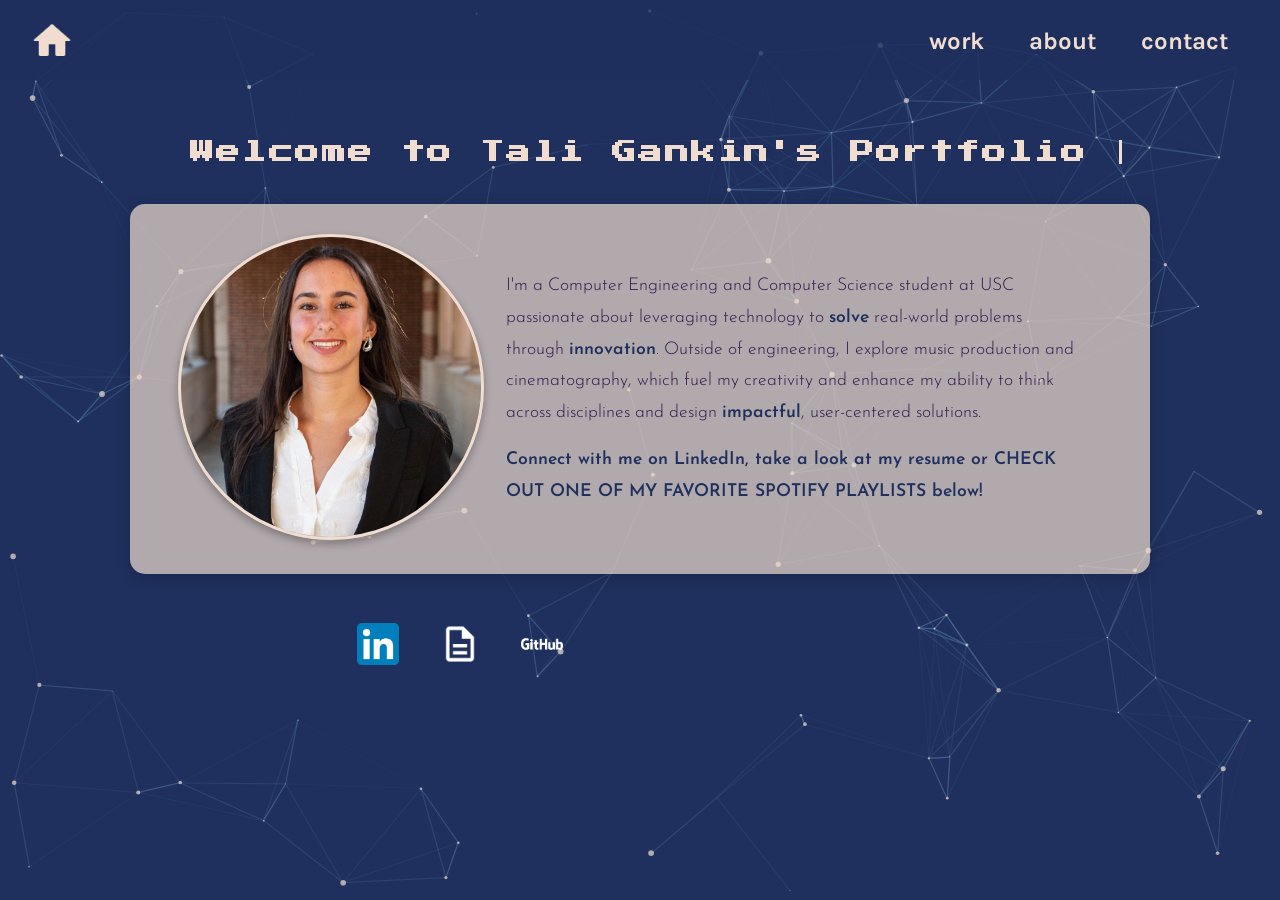
<file: index.html>
<!DOCTYPE html>
<html>
  <head>
    <title>Tali Gankin Portfolio</title>
  
    <link rel="preconnect" href="https://fonts.googleapis.com">
    <link rel="preconnect" href="https://fonts.gstatic.com" crossorigin>
    <link href="https://fonts.googleapis.com/css2?family=Cal+Sans&family=DM+Serif+Display:ital@0;1&family=Josefin+Sans:ital,wght@0,100..700;1,100..700&family=Karla:ital,wght@0,200..800;1,200..800&family=Roboto+Mono:ital,wght@0,100..700;1,100..700&display=swap" rel="stylesheet">
   
    <link rel="preconnect" href="https://fonts.googleapis.com">
    <link rel="preconnect" href="https://fonts.gstatic.com" crossorigin>
    <link href="https://fonts.googleapis.com/css2?family=Press+Start+2P&display=swap" rel="stylesheet">

    <link rel="stylesheet" href="styles.css">


    <style>
    
      #homepage {
        display: block;
        width: 100%;
        padding-top: 100px;
        text-align: center;
        max-width: 1200px;
        margin: 0 auto;
      }


      #intro-container {
        display: block;
        width: 80%;
        max-width: 1000px;
        margin: 0 auto;
        text-align: center;
        border-radius: 15px;
        padding: 30px;
        box-shadow: 0 4px 15px rgba(0, 0, 0, 0.2);
        background-color: rgba(241, 221, 207, 0.7);

      }

      .headshot {
        display: inline-block;
        vertical-align: middle;
        width: 30%;
        min-width: 250px;
        margin-right: 15px;
      }

      .headshot img {
        width: 300px;
        height: 300px;
        border-radius: 50%;
        object-fit: cover;
        object-position: center;
        border: 3px solid #F1DDCF;
        box-shadow: 0 4px 8px rgba(0, 0, 0, 0.3);
      }

      .intro {
        display: inline-block;
        vertical-align: middle;
        width: 60%;
        color: #32174d;
        margin: 20px;
        font-size: 1em;
        text-align: left;
      }

      .intro p {
        display: inline;
        line-height: 1.8;
        font-size: 1.1em;
        font-weight: 300;
      }

      .highlight {
        color: #1F305E;
        font-weight: 600;
        display: inline;
      }

      #social-row{
        display: flex;
        align-items: center;
        justify-content: center;
        gap: 40px;
        margin-top: 30px;
      }

      .social-icon{
        width: 42px;
        height: 42px;     /* force it square */
        object-fit: contain;
        display: block;
      }

      .spotify-mini{
        width: 320px;
        height: 80px;
        border-radius: 12px;
      }


      @keyframes typing {
        from { width: 0 }
        to { width: 100% }
      }

      @keyframes blink-caret {
        from, to { border-color: transparent }
        50% { border-color: #F1DDCF }
      }

      @media screen and (max-width: 800px) {
        .headshot, .intro {
          display: block;
          width: 90%;
          margin: 20px auto;
          text-align: center;
        }

        .page-title {
          white-space: normal;
          border-right: none;
          animation: none;
          text-align: center;
          font-size: 1.2em;
        }
        
        .headshot img {
          width: 250px;
          height: 250px;
        }


  
      }


    </style>
  </head>
  <body>

    <div id="particles-js"></div>

    <div id="nav-bar">
      <div class="nav-content">
        <div class="home-icon">
          <a href="index.html"><img src="imgs/home.png" alt="Home Icon"></a>
        </div>
        <div class="nav-links">
          <h2><a href="work.html">work</a></h2>
          <h2><a href="about.html">about</a></h2>
          <h2><a href="contact.html">contact</a></h2>
        </div>
      </div>
    </div>

    <div id="homepage">
      <h1 class="page-title">Welcome to Tali Gankin's Portfolio</h1>
      
      <div id="intro-container">
        <div class="headshot">
          <img src="imgs/headshot.png" alt="Tali Gankin Headshot">
        </div>
        <div class="intro">
          <p>
            I'm a Computer Engineering and Computer Science student at USC passionate about leveraging technology to 
            <span class="highlight">solve</span> real-world problems through 
            <span class="highlight">innovation</span>. Outside of engineering, I explore music production and cinematography, 
            which fuel my creativity and enhance my ability to think across disciplines and design 
            <span class="highlight">impactful</span>, user-centered solutions.
          </p>
          <br><br>
          <p> <span class="highlight">Connect with me on LinkedIn, take a look at my resume or CHECK OUT ONE OF MY FAVORITE SPOTIFY PLAYLISTS below!</span></p>
        </div>
      </div>
      
      <div id="social-row">
        <a href="https://www.linkedin.com/in/taligankin" target="_blank">
          <img src="imgs/linkedin.png" alt="LinkedIn" class="social-icon">
        </a>
        
        <a href="TaliGankin_Resume.pdf" target="_blank">
          <img src="imgs/resume-icon.png" alt="Resume" class="social-icon">
        </a>
        
        <a href="https://github.com/tgank" target="_blank">
        <img src="imgs/GitHub.png" alt="GitHub" class="social-icon">
        </a>

        <iframe class="spotify-mini"
          src="https://open.spotify.com/embed/playlist/3VlpY6riWYcnZVY65Dws1F?utm_source=generator"
          frameBorder="0"
          allow="autoplay; clipboard-write; encrypted-media; fullscreen; picture-in-picture"
          loading="lazy">
        </iframe>
      </div>


    </div>


      <!-- Jqery CDN -->
      <script src="https://code.jquery.com/jquery-3.7.1.js" integrity="sha256-eKhayi8LEQwp4NKxN+CfCh+3qOVUtJn3QNZ0TciWLP4=" crossorigin="anonymous"></script>


      <script src="particles.js"></script>
      <script src="app.js"></script>




  </body>
</html>
</file>
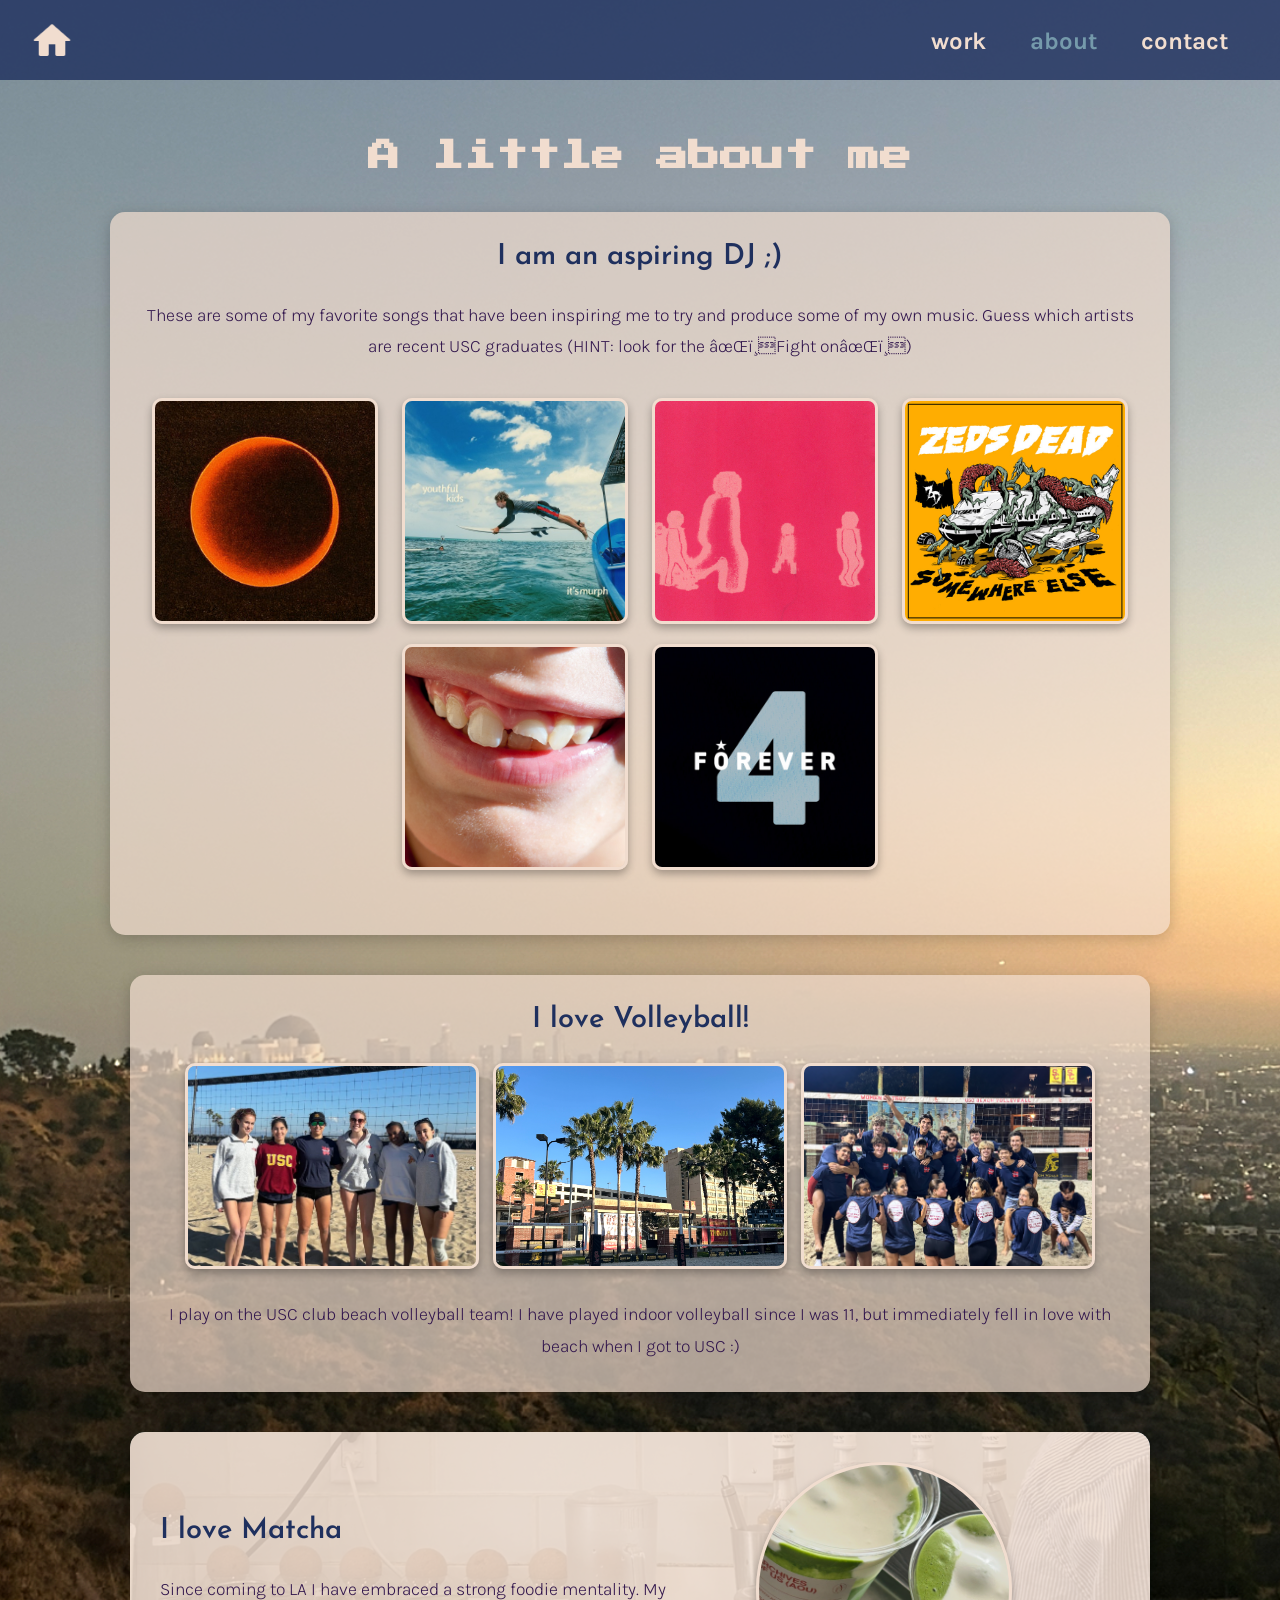
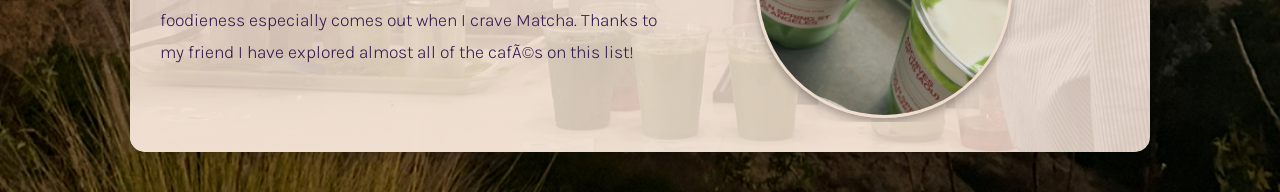
<file: about.html>
<!DOCTYPE html>
<html>
<head>
	<title>About portfolio page</title>
	<link rel="preconnect" href="https://fonts.googleapis.com">
	<link rel="preconnect" href="https://fonts.gstatic.com" crossorigin>
	<link href="https://fonts.googleapis.com/css2?family=Cal+Sans&family=DM+Serif+Display:ital@0;1&family=Josefin+Sans:ital,wght@0,100..700;1,100..700&family=Karla:ital,wght@0,200..800;1,200..800&family=Roboto+Mono:ital,wght@0,100..700;1,100..700&display=swap" rel="stylesheet">
	<link rel="preconnect" href="https://fonts.googleapis.com">
	<link rel="preconnect" href="https://fonts.gstatic.com" crossorigin>
	<link href="https://fonts.googleapis.com/css2?family=Press+Start+2P&display=swap" rel="stylesheet">
	<link rel="stylesheet" href="styles.css">
	<style>
		html, body {
			margin: 0;
			padding: 0;
		}
		
		body {
			
			background-color: #F1DDCF;
			background-image: url('imgs/LAbackground.jpg');
			background-repeat: no-repeat;
			background-size: cover; 
			background-position: bottom center; 
			color: #F1DDCF;
			font-family: 'Karla', sans-serif;
		}
        
		h1 {
        	font-family: 'Press Start 2P', sans-serif; 
        	margin-top: 140px;
        	margin-bottom: 40px;
			margin-left: auto;
			margin-right: auto;
			color: #F1DDCF;
			z-index: 20;
            text-align: center;
        }
        
        .about-page {
            max-width: 1200px;
            margin: 0 auto;
            padding: 0 20px;
        }
        
        .section-container {
            display: block;
            width: 80%;
            max-width: 1000px;
            margin: 40px auto;
            text-align: center;
            border-radius: 15px;
            padding: 30px;
            box-shadow: 0 4px 15px rgba(0, 0, 0, 0.2);
            background-color: rgba(241, 221, 207, 0.7);
            color: #32174d;
            overflow: hidden;
            position: relative;
        }
        
        .section-container h3 {
            margin-top: 0;
            font-family: 'Josefin Sans', sans-serif;
            font-size: 1.8em;
            color: #1F305E;
            font-weight: 600;
        }
        
        .section-container p {
            line-height: 1.8;
            font-size: 1.1em;
            font-weight: 300;
            margin-bottom: 0;
        }
        
        .section-images {
            display: block;
            text-align: center;
            margin: 20px 0;
        }
        
        .section-images img {
            display: inline-block;
            width: 30%;
            height: 200px;
            object-fit: cover;
            border-radius: 10px;
            border: 3px solid #F1DDCF;
            box-shadow: 0 4px 8px rgba(0, 0, 0, 0.3);
            margin: 0 5px 10px;
            vertical-align: middle;
        }
        
        .foodie {
            background-image: url('imgs/matcha_shop.jpg');
            background-size: cover;
            background-position: 25% 80%;
            background-repeat: no-repeat;
            text-align: left;
        }
        
        .foodie:before {
            content: '';
            position: absolute;
            top: 0;
            left: 0;
            right: 0;
            bottom: 0;
            background-color: rgba(241, 221, 207, 0.85);
            border-radius: 15px;
            z-index: 0;
        }
        
        .foodie-content {
            position: relative;
            z-index: 1;
            display: block;
            width: 100%;
            overflow: hidden;
        }
        
        .foodie-text {
            display: inline-block;
            vertical-align: middle;
            width: 55%;
            padding-right: 20px;
            box-sizing: border-box;
        }
        
        .foodie-image {
            display: inline-block;
            vertical-align: middle;
            width: 40%;
            text-align: center;
        }
        
        .foodie-img {
            width: 250px;
            height: 250px;
            border-radius: 50%;
            object-fit: cover;
            object-position: center;
            border: 3px solid #F1DDCF;
            box-shadow: 0 4px 8px rgba(0, 0, 0, 0.3);
        }
        
        .dj-playlist {
            list-style-type: none;
            padding: 0;
            margin: 20px 0;
            text-align: left;
            max-width: 80%;
            margin-left: auto;
            margin-right: auto;
        }
        
        .dj-playlist li {
            padding: 10px;
            border-bottom: 1px solid rgba(31, 48, 94, 0.3);
            font-family: 'Roboto Mono', monospace;
        }
        
        .dj-gallery {
            display: block;
            text-align: center;
            margin: 25px 0;
        }
        
        .dj-image-wrapper {
            position: relative;
            display: inline-block;
            width: 220px;
            height: 220px;
            overflow: hidden;
            border-radius: 10px;
            cursor: pointer;
            border: 3px solid #F1DDCF;
            box-shadow: 0 4px 8px rgba(0, 0, 0, 0.3);
            transition: transform 0.3s ease;
            margin: 10px;
            vertical-align: top;
        }
        
        .dj-image-wrapper:hover {
            transform: scale(1.03);
        }
        
        .dj-image-wrapper img {
            width: 100%;
            height: 100%;
            object-fit: cover;
            transition: transform 0.5s ease;
        }
        
        .dj-image-wrapper:hover img {
            transform: scale(1.1);
        }
        
        .title-overlay {
            position: absolute;
            top: 0;
            left: 0;
            width: 100%;
            height: 100%;
            background: rgba(31, 48, 94, 0.75);
            display: flex;
            justify-content: center;
            align-items: center;
            opacity: 0;
            transition: opacity 0.3s ease;
        }
        
        .dj-image-wrapper:hover .title-overlay{
            opacity: 1;
        }
        
        .title-text {
            color: #F1DDCF;
            font-family: 'Josefin Sans', sans-serif;
            font-weight: 900;
            font-size: 1.2em;
            text-align: center;
            padding: 10px;
            text-shadow: 1px 1px 3px rgba(0, 0, 0, 0.5);
        }

        
        @media screen and (max-width: 800px) {
            .section-container {
                width: 90%;
                padding: 20px;
            }
            
            .section-images img {
                width: 80%;
                margin-bottom: 15px;
            }
            
            .foodie-text, .foodie-image {
                display: block;
                width: 100%;
                padding: 0;
            }
            
            .foodie-text {
                margin-bottom: 20px;
            }
            
            .foodie-img {
                width: 200px;
                height: 200px;
                margin: 0 auto;
                display: block;
            }
            
            .dj-image-wrapper {
                width: 160px;
                height: 160px;
            }
            
            .title-text {
                font-size: 1em;
            }
        }
	</style>
</head>
<body>
    <div id="nav-bar">
      <div class="nav-content">
        <div class="home-icon">
          <a href="index.html"><img src="imgs/home.png" alt="Home Icon"></a>
        </div>
        <div class="nav-links">
          <h2><a href="work.html">work</a></h2>
          <h2><a href="about.html" class="current-page">about</a></h2>
          <h2><a href="contact.html">contact</a></h2>
        </div>
      </div>
    </div>
    
    <h1>A little about me</h1>

    
        <div class="DJ section-container">
            <h3>I am an aspiring DJ ;)</h3>
            <p>These are some of my favorite songs that have been inspiring me to try and produce some of my own music. Guess which artists are recent USC graduates (HINT: look for the ✌️Fight on✌️)</p>
            <div class="dj-gallery">
                <div class="dj-image-wrapper">
                    <img src="imgs/sun_is_dark.jpeg" alt="Sun is Dark song">
                    <div class="title-overlay">
                        <div class="title-text">Sun is Dark by Jend</div>
                    </div>
                </div>
                <div class="dj-image-wrapper">
                    <img src="imgs/youthful_kids.jpg" alt="Youthful Kids by It's Murph">
                    <div class="title-overlay">
                        <div class="title-text">Youthful Kids by It's Murph✌️</div>
                    </div>
                </div>
                <div class="dj-image-wrapper">
                    <img src="imgs/still_riding.jpg" alt="Still Riding song">
                    <div class="title-overlay">
                        <div class="title-text">Still Riding by Barry Can't Swim</div>
                    </div>
                </div>
                <div class="dj-image-wrapper">
                    <img src="imgs/lost_you.jpg" alt="Lost you">
                    <div class="title-overlay">
                        <div class="title-text">Lost You by Zeds Ded</div>
                    </div>
                </div>
                <div class="dj-image-wrapper">
                    <img src="imgs/driving_fast.jpg" alt="Driving Fast song">
                    <div class="title-overlay">
                        <div class="title-text">Driving Fast by Swimming Paul</div>
                    </div>
                </div>
                <div class="dj-image-wrapper">
                    <img src="imgs/forever.jpg" alt="Forever by Zulan">
                    <div class="title-overlay">
                        <div class="title-text">Forever by Zulan✌️</div>
                    </div>
                </div>
            </div>
        </div>
    </div>
    
    <div class="about-page">
    	<div class="volleyball section-container">
    		<h3>I love Volleyball!</h3>
    		<div class="section-images">
                <img src="imgs/vb_group1.jpg" alt="Group tourney photo">
                <img src="imgs/vbcourt.jpg" alt="USC beach volleyball courts">
                <img src="imgs/vb_group2.jpg" alt="USC Club Beach Volleyball">
            </div>
    		<p>I play on the USC club beach volleyball team! I have played indoor volleyball since I was 11, but immediately fell in love with beach when I got to USC :)</p>
    	</div>
    	
    	<div class="foodie section-container">
            <div class="foodie-content">
                <div class="foodie-text">
                    <h3>I love Matcha</h3>
                    <p>Since coming to LA I have embraced a strong foodie mentality. My foodieness especially comes out when I crave Matcha. Thanks to my friend I have explored almost all of the cafés on this list!</p>
                </div>
                <div class="foodie-image">
                    <img src="imgs/matcha.jpg" alt="Matcha drink" class="foodie-img">
                </div>
            </div>
    	</div>
    	
    
    <script src="https://code.jquery.com/jquery-3.7.1.js" integrity="sha256-eKhayi8LEQwp4NKxN+CfCh+3qOVUtJn3QNZ0TciWLP4=" crossorigin="anonymous"></script>
</body>
</html>
</file>
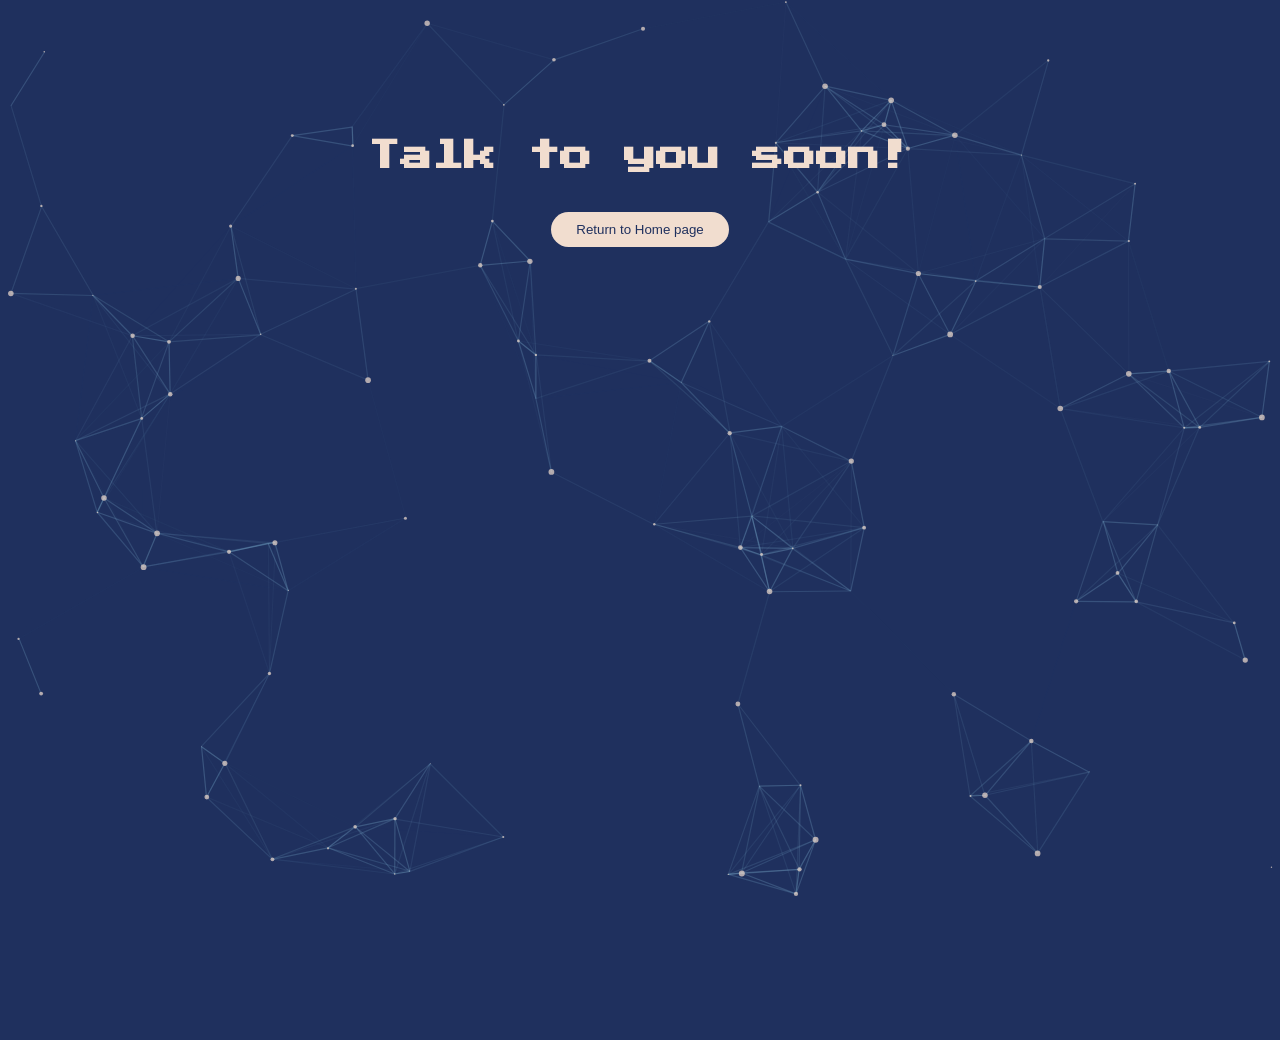
<file: form_submit.html>
<!DOCTYPE html>
<html>
<head>
<title>Work portfolio page</title>
<link rel="preconnect" href="https://fonts.googleapis.com">
<link rel="preconnect" href="https://fonts.gstatic.com" crossorigin>
<link href="https://fonts.googleapis.com/css2?family=Cal+Sans&family=DM+Serif+Display:ital@0;1&family=Josefin+Sans:ital,wght@0,100..700;1,100..700&family=Karla:ital,wght@0,200..800;1,200..800&family=Roboto+Mono:ital,wght@0,100..700;1,100..700&display=swap" rel="stylesheet">
<link rel="preconnect" href="https://fonts.googleapis.com">
<link rel="preconnect" href="https://fonts.gstatic.com" crossorigin>
<link href="https://fonts.googleapis.com/css2?family=Press+Start+2P&display=swap" rel="stylesheet">
<link rel="stylesheet" href="styles.css">
	<style>
		html, body {
            margin: 0;
            padding: 0;
            height: 100%;
        }
        
		body {
            background-color: #1F305E;
            color: #F1DDCF;
            font-family: 'Karla', sans-serif;
            text-align: center;
        }
        
		h1 {
        	font-family: 'Press Start 2P', sans-serif; 
        	margin-top: 140px;
        	margin-bottom: 40px;
			margin-left: auto;
			margin-right: auto;
			color: #F1DDCF;
			z-index: 20;
            text-align: center;
        }

        .content-wrapper {
            position: relative;
            z-index: 10;
            width: 100%;
            text-align: center;
        }
        
        
        /* Particles.js styling */
        #particles-js {
            position: fixed;
            width: 100%;
            height: 100%;
            top: 0;
            left: 0;
            z-index: 1;
        }
        
        .content-wrapper {
            position: relative;
            z-index: 10;
        }
        
        button {
            padding: 10px 25px;
            background-color: #F1DDCF;
            color: #1F305E;
            border: none;
            border-radius: 25px;
            cursor: pointer;
            transition: all 0.3s ease;
            text-decoration: none;
        }
        button:hover {
            background-color: #2a4180;
            color: #F1DDCF;
            transform: translateY(-2px);
        }
	</style>
</head>
<body>
	<div id="particles-js"></div>
    
    <div class="content-wrapper">
        <h1>Talk to you soon!</h1>

        <a href="index.html"><div class="Buttons">
                <button type="return">Return to Home page</button>
        </div>
    </div>

        
        
    <script src="https://code.jquery.com/jquery-3.7.1.js" integrity="sha256-eKhayi8LEQwp4NKxN+CfCh+3qOVUtJn3QNZ0TciWLP4=" crossorigin="anonymous"></script>
    <script src="particles.js"></script>
    <script src="app.js"></script>
</body>
</html>
</file>
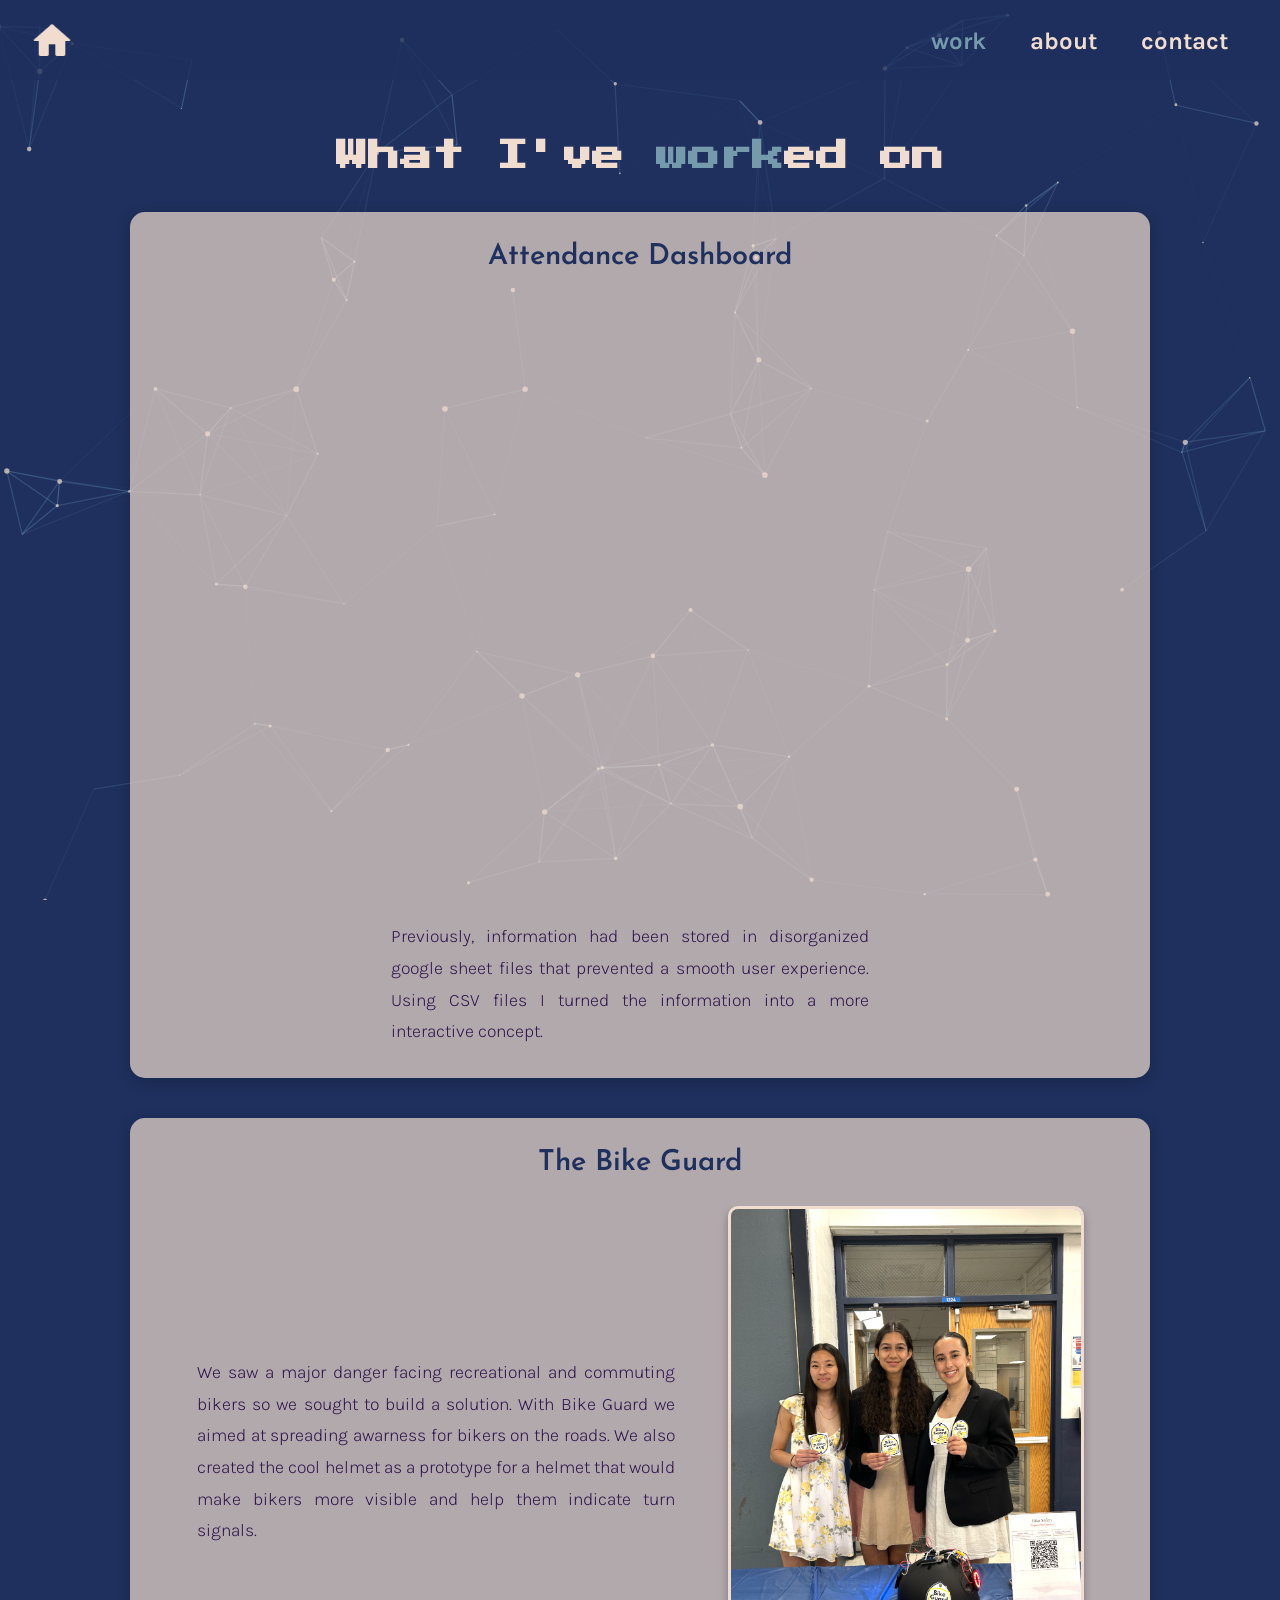
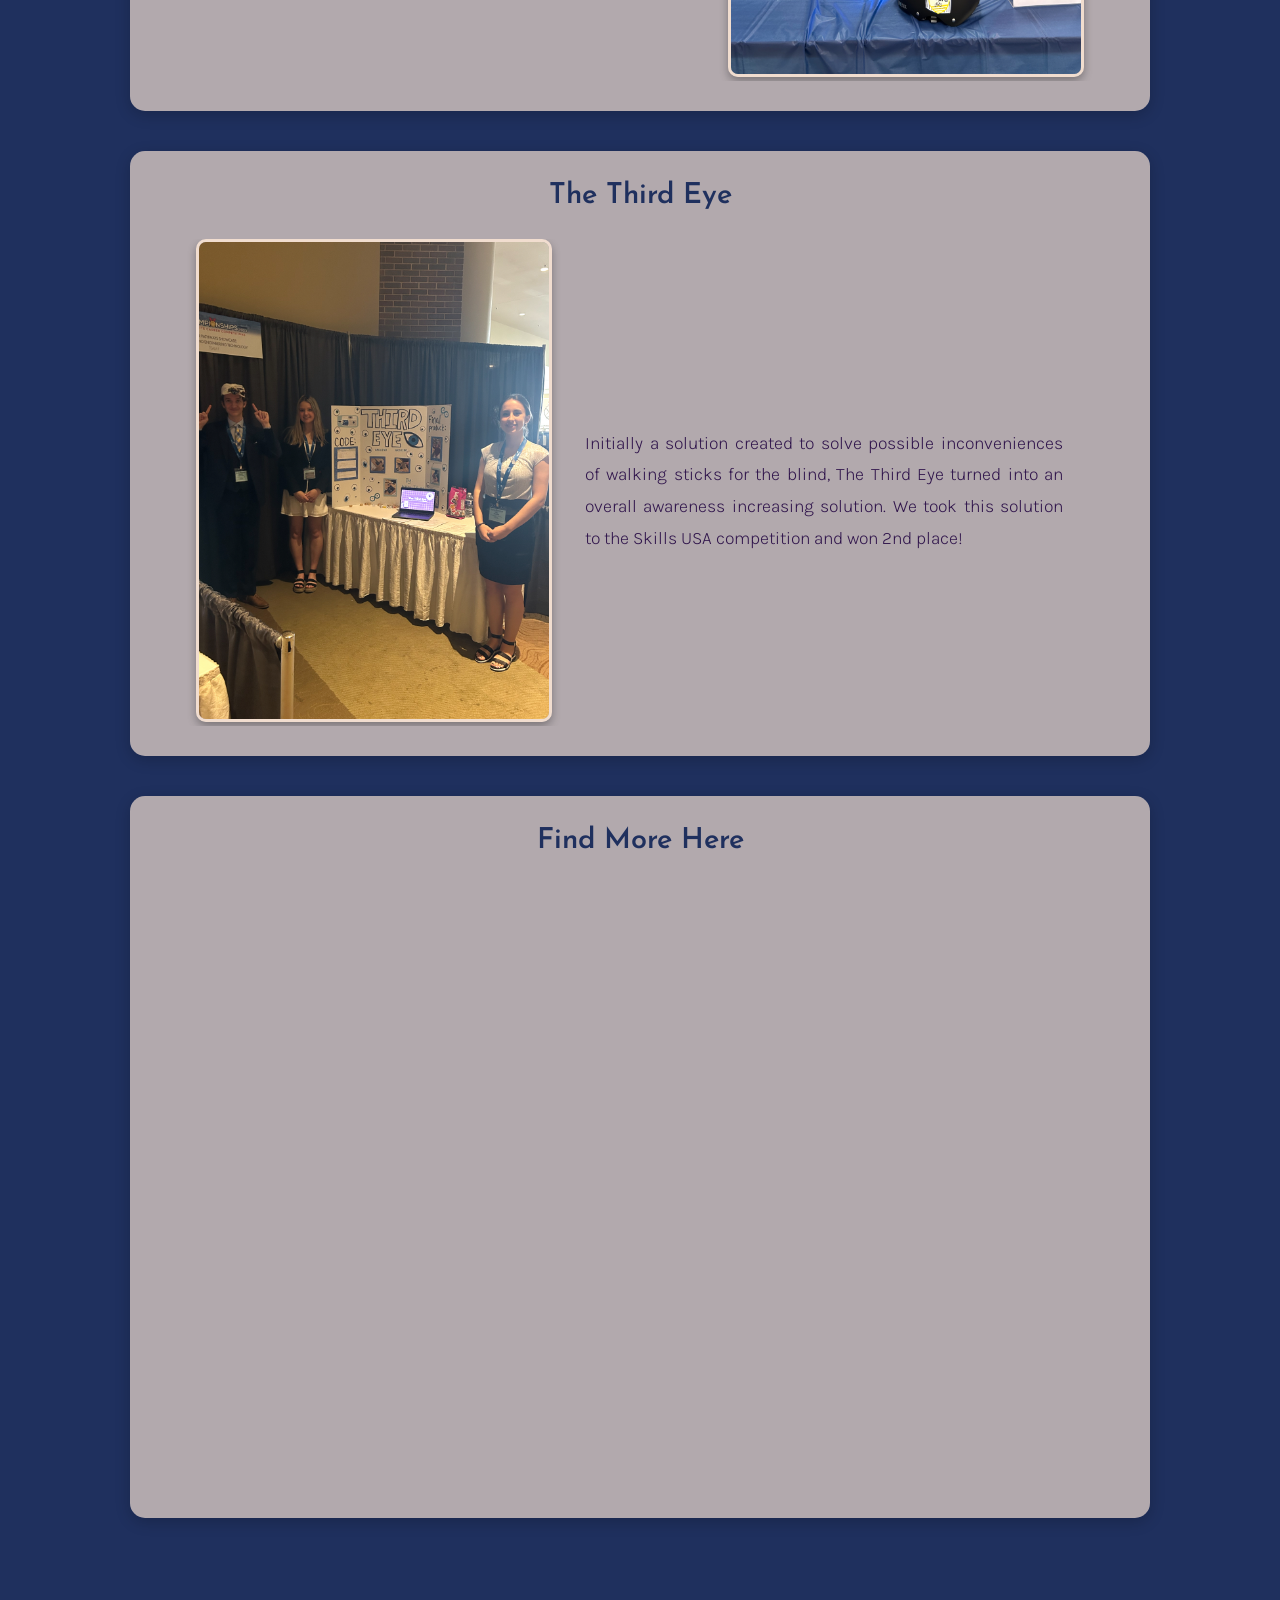
<file: work.html>
<!DOCTYPE html>
<html>
<head>
<title>Work portfolio page</title>
<link rel="preconnect" href="https://fonts.googleapis.com">
<link rel="preconnect" href="https://fonts.gstatic.com" crossorigin>
<link href="https://fonts.googleapis.com/css2?family=Cal+Sans&family=DM+Serif+Display:ital@0;1&family=Josefin+Sans:ital,wght@0,100..700;1,100..700&family=Karla:ital,wght@0,200..800;1,200..800&family=Roboto+Mono:ital,wght@0,100..700;1,100..700&display=swap" rel="stylesheet">
<link rel="preconnect" href="https://fonts.googleapis.com">
<link rel="preconnect" href="https://fonts.gstatic.com" crossorigin>
<link href="https://fonts.googleapis.com/css2?family=Press+Start+2P&display=swap" rel="stylesheet">
<link rel="stylesheet" href="styles.css">
	<style>
		html, body {
            margin: 0;
            padding: 0;
            height: 100%;
        }
        
		body {
            background-color: #1F305E;
            color: #F1DDCF;
            font-family: 'Karla', sans-serif;
            text-align: center;
        }
        
		h1 {
        	font-family: 'Press Start 2P', sans-serif; 
        	margin-top: 140px;
        	margin-bottom: 40px;
			margin-left: auto;
			margin-right: auto;
			color: #F1DDCF;
			z-index: 20;
            text-align: center;
        }
        
        
        .work-page {
            max-width: 1200px;
            margin: 0 auto;
            padding: 0 20px 60px;
        }
        
        .project-container {
            display: block;
            width: 80%;
            max-width: 1000px;
            margin: 40px auto;
            text-align: center;
            border-radius: 15px;
            padding: 30px;
            box-shadow: 0 4px 15px rgba(0, 0, 0, 0.2);
            background-color: rgba(241, 221, 207, 0.7);
            color: #32174d;
            overflow: hidden;
            position: relative;
        }
        
        .project-container h3 {
            margin-top: 0;
            font-family: 'Josefin Sans', sans-serif;
            font-size: 1.8em;
            color: #1F305E;
            font-weight: 600;
            text-align: center;
        }
        
        .project-container p {
            line-height: 1.8;
            font-size: 1.1em;
            font-weight: 300;
            margin-bottom: 0;
            padding: 0 15px;
            text-align: justify;
        }
        
        .project-content {
            display: block;
            width: 100%;
            overflow: hidden;
        }
        
        .project-text {
            display: inline-block;
            vertical-align: middle;
            width: 55%;
            box-sizing: border-box;
            padding-right: 20px;
        }
        
        .project-image {
            display: inline-block;
            vertical-align: middle;
            width: 40%;
            text-align: center;
        }
        
        .project-img {
            width: 100%;
            max-width: 350px;
            border-radius: 10px;
            object-fit: cover;
            border: 3px solid #F1DDCF;
            box-shadow: 0 4px 8px rgba(0, 0, 0, 0.3);
        }
        
        /* Particles.js styling */
        #particles-js {
            position: fixed;
            width: 100%;
            height: 100%;
            top: 0;
            left: 0;
            z-index: 1;
        }
        
        .content-wrapper {
            position: relative;
            z-index: 10;
        }
        
        @media screen and (max-width: 800px) {
            .project-container {
                width: 90%;
                padding: 20px;
            }
            
            .project-text, .project-image {
                display: block;
                width: 100%;
                padding: 0;
            }
            
            .project-text {
                margin-bottom: 20px;
            }
            
            .project-img {
                max-width: 300px;
                margin: 0 auto;
                display: block;
            }
            
            .nav-content {
                height: auto;
                padding: 10px 0;
            }
            
            .home-icon {
                position: static;
                display: block;
                text-align: center;
                margin-bottom: 10px;
                line-height: normal;
            }
            
            .nav-links {
                display: block;
                text-align: center;
                line-height: normal;
            }
            
            #nav-bar h2 {
                margin: 0 10px;
            }
            
            h1 {
                margin-top: 120px;
                font-size: 1.2em;
            }
        }
	</style>
</head>
<body>
	<div id="particles-js"></div>
    
    <div class="content-wrapper">
        <div id="nav-bar">
          <div class="nav-content">
            <div class="home-icon">
              <a href="index.html"><img src="imgs/home.png" alt="Home Icon"></a>
            </div>
            <div class="nav-links">
              <h2><a href="work.html" class="current-page">work</a></h2>
              <h2><a href="about.html">about</a></h2>
              <h2><a href="contact.html">contact</a></h2>
            </div>
          </div>
        </div>
        
        <h1>What I've <span class="highlight">work</span>ed on</h1>
        
        <div class="work-page">

            <div class="project-container third-eye">
                <h3>Attendance Dashboard</h3>
                <iframe 
                  src="https://tgank.github.io/USC-Theta-Tau-Dashboard/"
                  width="100%" 
                  height="600px"
                  style="border:none;">
                </iframe>
                <div class="project-content">
                    <div class="project-text">
                        <p> Previously, information had been stored in disorganized google sheet files
                        that prevented a smooth user experience. Using CSV files I turned the information into a more interactive concept.</p>
                    </div>
                </div>
            </div>

            <div class="project-container bike-guard">
                <h3>The Bike Guard</h3>
                <div class="project-content">
                    <div class="project-text">
                        <p>We saw a major danger facing recreational and commuting bikers so we sought to build a solution. With Bike Guard we aimed at spreading awarness for bikers on the roads. We also created the cool helmet as a prototype for a helmet that would make bikers more visible and help them indicate turn signals.</p>
                    </div>
                    <div class="project-image">
                        <img src="imgs/bike_guard.jpg" alt="Biker protection project" class="project-img">
                    </div>
                </div>
            </div>
            
            <div class="project-container third-eye">
                <h3>The Third Eye</h3>
                <div class="project-content">
                    <div class="project-image">
                        <img src="imgs/third_eye.jpg" alt="Third Eye project" class="project-img">
                    </div>
                    <div class="project-text">
                        <p>Initially a solution created to solve possible inconveniences of walking sticks for the blind, The Third Eye turned into an overall awareness increasing solution. We took this solution to the Skills USA competition and won 2nd place!</p>
                    </div>
                </div>
            </div>

            <div class="project-container third-eye">
                <h3>Find More Here</h3>
                <iframe 
                  src="https://taligankin.wordpress.com/"
                  width="100%" 
                  height="600px"
                  style="border:none;">
                </iframe>
            </div>
        </div>
    </div>
    
    <script src="https://code.jquery.com/jquery-3.7.1.js" integrity="sha256-eKhayi8LEQwp4NKxN+CfCh+3qOVUtJn3QNZ0TciWLP4=" crossorigin="anonymous"></script>
    <script src="particles.js"></script>
    <script src="app.js"></script>
</body>
</html>
</file>
<file: styles.css>
body {
  font-family: 'Josefin Sans', sans-serif;
  background-color: #1F305E;
  margin: 0;
  padding: 0;
  text-align: center;
  display: block;
  position: relative;
}

.highlight {
  color: #759AAB;
}

#nav-bar {
    display: block;
    width: 100%;
    padding: 20px 0;
    position: fixed;
    top: 0;
    background-color: rgba(31, 48, 94, 0.8);
    z-index: 100;
}

.nav-content {
    display: block;
    width: 95%;
    margin: 0 auto;
    position: relative;
    height: 40px;
}

.home-icon {
    position: absolute;
    left: 0;
    top: 0;
    display: inline-block;
    line-height: 40px;
    vertical-align: middle;
}

.home-icon img {
    height: 40px;
    width: auto;
    vertical-align: middle;
}

.nav-links {
    display: block;
    text-align: right;
    line-height: 40px;
}

#nav-bar h2 {
    display: inline-block;
    margin: 0 20px;
    cursor: pointer;
    font-family: 'Karla', sans-serif;
    vertical-align: middle;
}

#nav-bar h2 a {
    color: #F1DDCF;
    text-decoration: none;
}

#nav-bar h2 a:hover {
    color: #72a0c1;
}

#nav-bar h2 a.current-page {
    color: #759AAB;
}
.page-title {
    font-family: 'Press Start 2P', sans-serif; 
    font-size: 1.5em;
    color: #F1DDCF;
    overflow: hidden;
    border-right: 0.15em solid #F1DDCF;
    white-space: nowrap;
    margin: 40px auto;
    letter-spacing: 0.1em;
    animation: typing 3.5s steps(40, end), blink-caret 0.75s step-end infinite;
    max-width: 80%;
    text-align: center;
}
#icons {
  display: block;
  width: 100%;
  margin-top: 40px;
  text-align: center;
}
#icons a {
  display: inline-block;
  margin: 0 20px;
}
#icons img {
  height: 30px;
  width: auto;
}
#icons img:hover {
  transform: scale(1.2);
}
/*stuff having to do with PARTICLES*/
#particles-js {
  position: fixed;
  width: 100%;
  height: 100%;
  top: 0;
  left: 0;
  z-index: 1;
  background-color: #1F305E;
}

.particles-js-canvas-el {
  position: absolute;
  top: 0;
  left: 0;
  width: 100%;
  height: 100%;
}

#homepage {
  position: relative;
  z-index: 10;
}

#intro-container {
  background-color: rgba(31, 48, 94, 0.7);
}

@media screen and (max-width: 768px) {
  .particles-js-canvas-el {
    height: 100%;
  }
}
</file>
